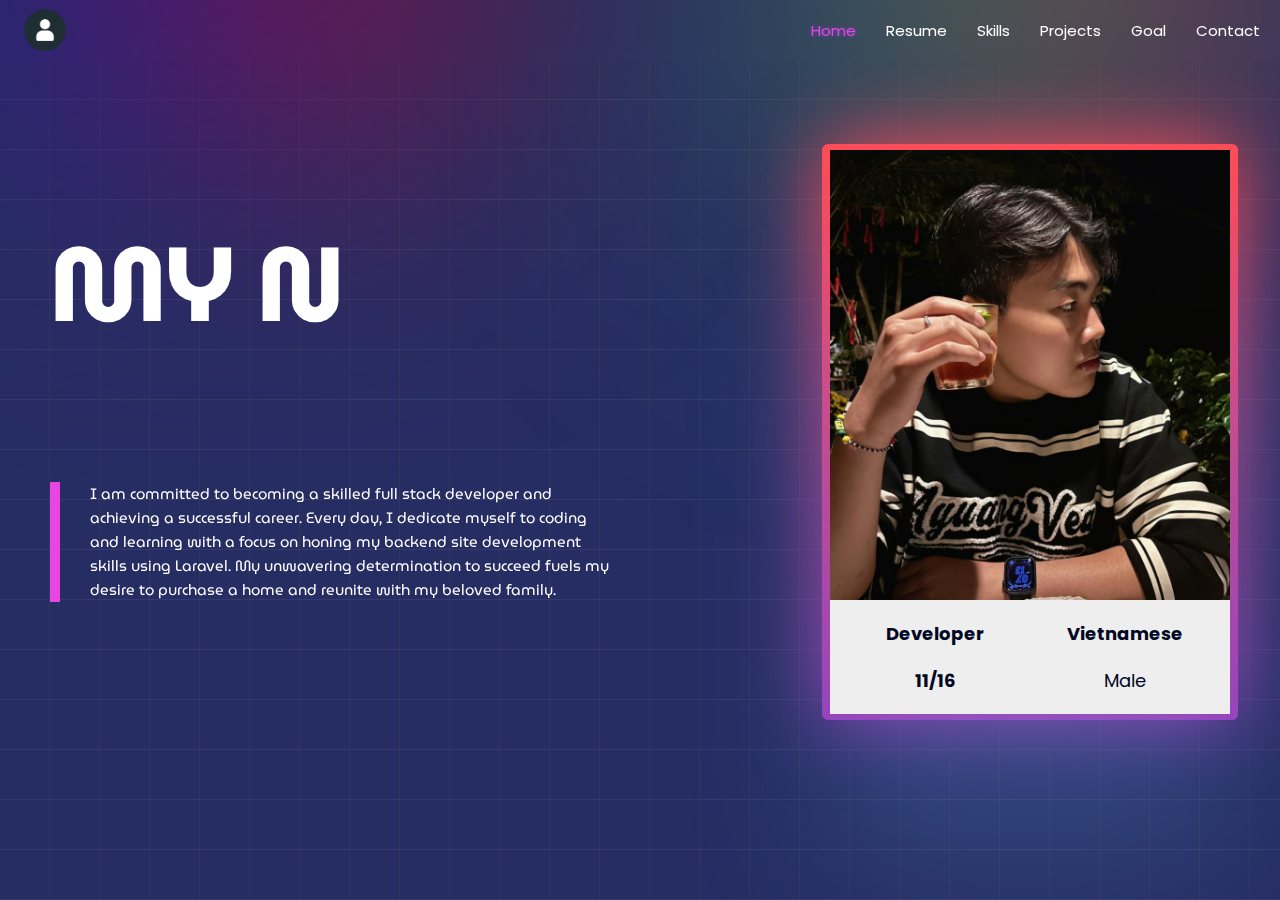
<file: index.html>
<!DOCTYPE html>
<html lang="en">

<head>
    <meta charset="UTF-8">
    <meta name="viewport" content="width=device-width, initial-scale=1.0">
    <title>Home</title>
    <link rel="stylesheet" href="style.css">
    <link rel="stylesheet" href="https://cdn.jsdelivr.net/npm/bootstrap-icons@1.11.3/font/bootstrap-icons.min.css">
</head>

<body>
    <header>
        <div class="logo">
            <img src="user-avatar.png" alt="logo" />
        </div>
        <nav>
            <a href="index.html" class="active">Home</a>
            <a href="resume.html">Resume</a>
            <a href="skills.html">Skills</a>
            <a href="projects.html">Projects</a>
            <a href="goal.html">Goal</a>

            <a href="contact.html">Contact</a>
        </nav>
        <div class="icon-bar">
            <i class="bi bi-list"></i>
        </div>
    </header>
    <section class="home">
        <div class="content">
            <div class="name">
                <p class="intro" style="margin: 0;"></p> <span></span>
            </div>
            <div class="des">
                I am committed to becoming a skilled full stack developer and achieving a successful career. Every day,
                I dedicate myself to coding and learning with a focus on honing my backend site development skills using
                Laravel. My unwavering determination to succeed fuels my desire to purchase a home and reunite with my
                beloved family. </div>
        </div>
        <div class="avatar">
            <div class="card">
                <img src="ava.jpg" alt="avatar" />

                <div class="info">
                    <div>Developer</div>
                    <div>Vietnamese</div>
                    <div>11/16</div>
                    <div>Male</div>
                </div>
            </div>
        </div>
    </section>

    <script src="text-run.js"></script>
    <script src="script.js"></script>
</body>

</html>
</file>
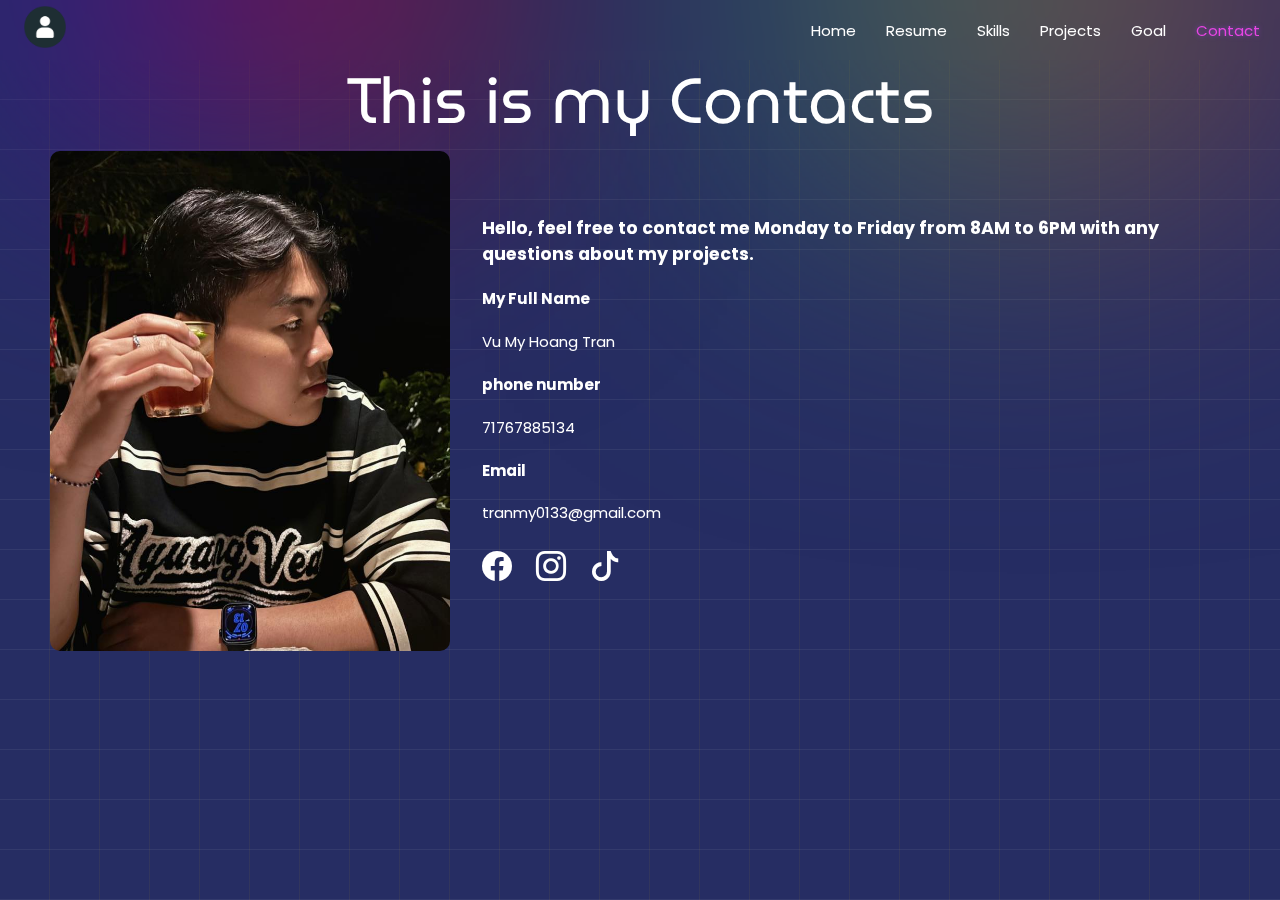
<file: contact.html>
<!DOCTYPE html>
<html lang="en">

<head>
    <meta charset="UTF-8">
    <meta name="viewport" content="width=device-width, initial-scale=1.0">
    <title>Contact</title>
    <link rel="stylesheet" href="style.css">
    <link rel="stylesheet" href="https://cdn.jsdelivr.net/npm/bootstrap-icons@1.11.3/font/bootstrap-icons.min.css">
    <link rel="stylesheet" href="https://cdn.jsdelivr.net/npm/bootstrap-icons@1.11.3/font/bootstrap-icons.min.css">
</head>

<body>
    <header>
        <div class="logo">
            <a href="index.html"><img src="user-avatar.png" alt="logo" /></a>
        </div>
        <nav>
            <a href="index.html">Home</a>
            <a href="resume.html">Resume</a>
            <a href="skills.html">Skills</a>
            <a href="projects.html">Projects</a>
            <a href="goal.html">Goal</a>
            <a href="contact.html" class="active">Contact</a>
        </nav>
        <div class="icon-bar">
            <i class="bi bi-list"></i>
        </div>
    </header>
    <section class="contacts">
        <div class="title">
            This is my Contacts
        </div>
        <div class="intro">
            <div>
                <img src="ava.jpg" width="400" height="500" alt="">
            </div>
            <div>
                <h3>
                    Hello, feel free to contact me Monday to Friday from 8AM to 6PM with any questions about my
                    projects.
                </h3>
                <div class="list">
                    <div class="item">
                        <h4> My Full Name</h4>
                        <div> Vu My Hoang Tran</div>
                    </div>

                    <div class="item">
                        <h4> phone number</h4>
                        <div>71767885134</div>
                    </div>
                    <div class="item">
                        <h4> Email</h4>
                        <div>tranmy0133@gmail.com</div>
                    </div>
                    <div class="item platform">
                        <h1> <i class="bi bi-facebook"></i></h1>
                        <h1> <i class="bi bi-instagram"></i></h1>
                        <h1><i class="bi bi-tiktok"></i></h1>
                    </div>
                </div>

            </div>
        </div>


    </section>
    <script src="script.js"></script>

</body>

</html>
</file>
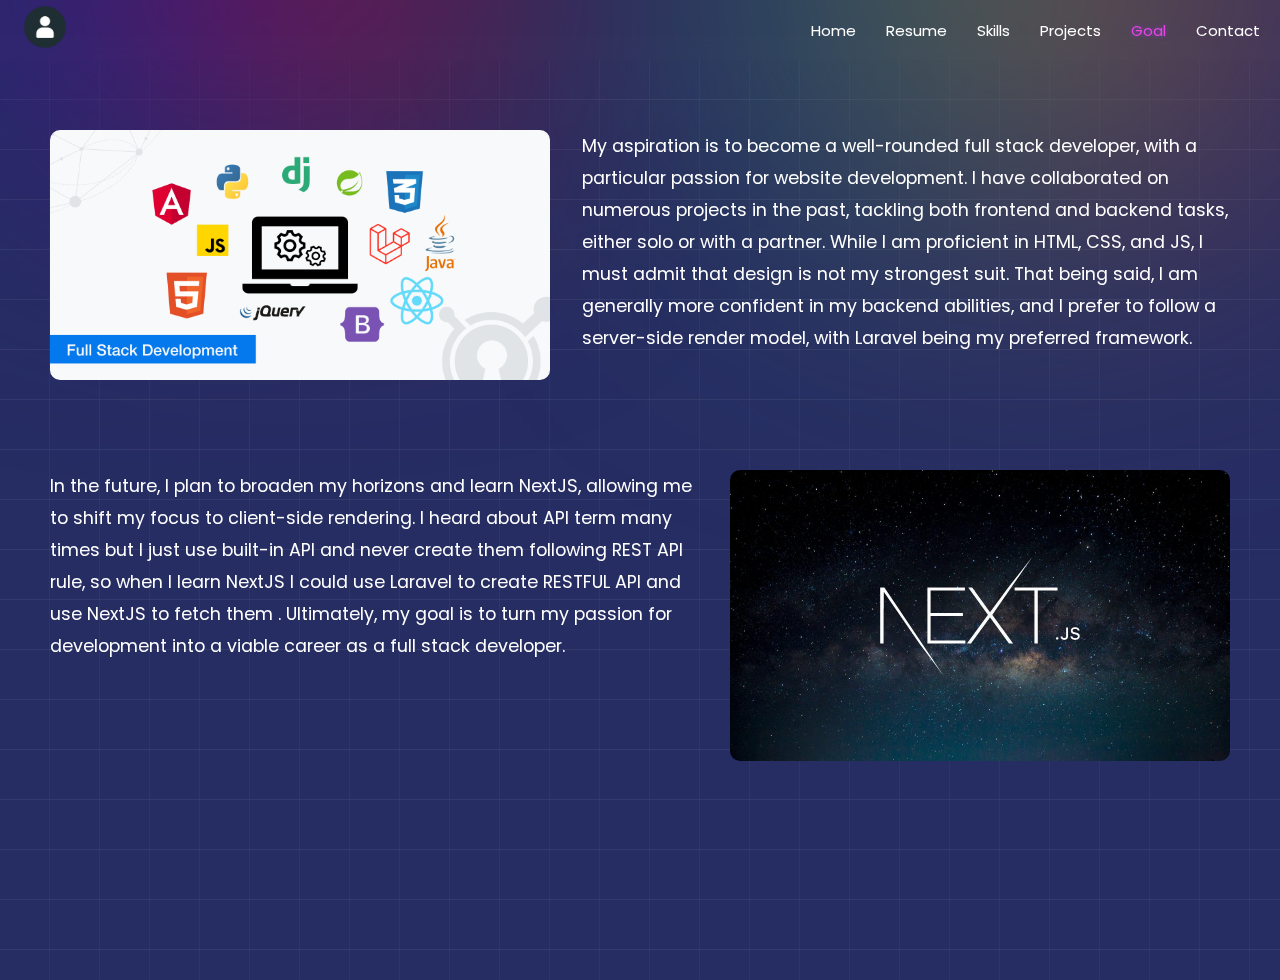
<file: goal.html>
<!DOCTYPE html>
<html lang="en">

<head>
    <meta charset="UTF-8">
    <meta name="viewport" content="width=device-width, initial-scale=1.0">
    <title>Contact</title>
    <link rel="stylesheet" href="style.css">
    <link rel="stylesheet" href="https://cdn.jsdelivr.net/npm/bootstrap-icons@1.11.3/font/bootstrap-icons.min.css">
</head>

<body>
    <header>
        <div class="logo">
            <a href="index.html"><img src="user-avatar.png" alt="logo" /></a>
        </div>
        <nav>
            <a href="index.html">Home</a>
            <a href="resume.html">Resume</a>
            <a href="skills.html">Skills</a>
            <a href="projects.html">Projects</a>
            <a href="goal.html" class="active">Goal</a>
            <a href="contact.html">Contact</a>
        </nav>
        <div class="icon-bar">
            <i class="bi bi-list"></i>
        </div>
    </header>
    <section class="goal">

        <div class="row-1">
            <div>
                <img src="full-stack-development.png" width="500" alt="">
            </div>
            <div>
                My aspiration is to become a well-rounded full stack developer, with a particular passion for website
                development. I have collaborated on numerous projects in the past, tackling both frontend and backend
                tasks,
                either solo or with a partner. While I am proficient in HTML, CSS, and JS, I must admit that design is
                not
                my
                strongest suit. That being said, I am generally more confident in my backend abilities, and I prefer to
                follow a
                server-side render model, with Laravel being my preferred framework.
            </div>
        </div>
        <div class="row-2">
            <div>
                <img src="nextjs.jpg" width="500" alt="">
            </div>
            <div>
                In the future, I plan to broaden my
                horizons and learn NextJS, allowing me to shift my focus to client-side rendering. I heard about API
                term many times but I just use built-in API and
                never create them following REST API rule, so when I learn NextJS I could use Laravel to create RESTFUL
                API
                and use NextJS to fetch them . Ultimately, my goal
                is to turn my passion for development into a viable career as a full stack developer.
            </div>
        </div>

    </section>
    <script src="script.js"></script>

</body>

</html>
</file>
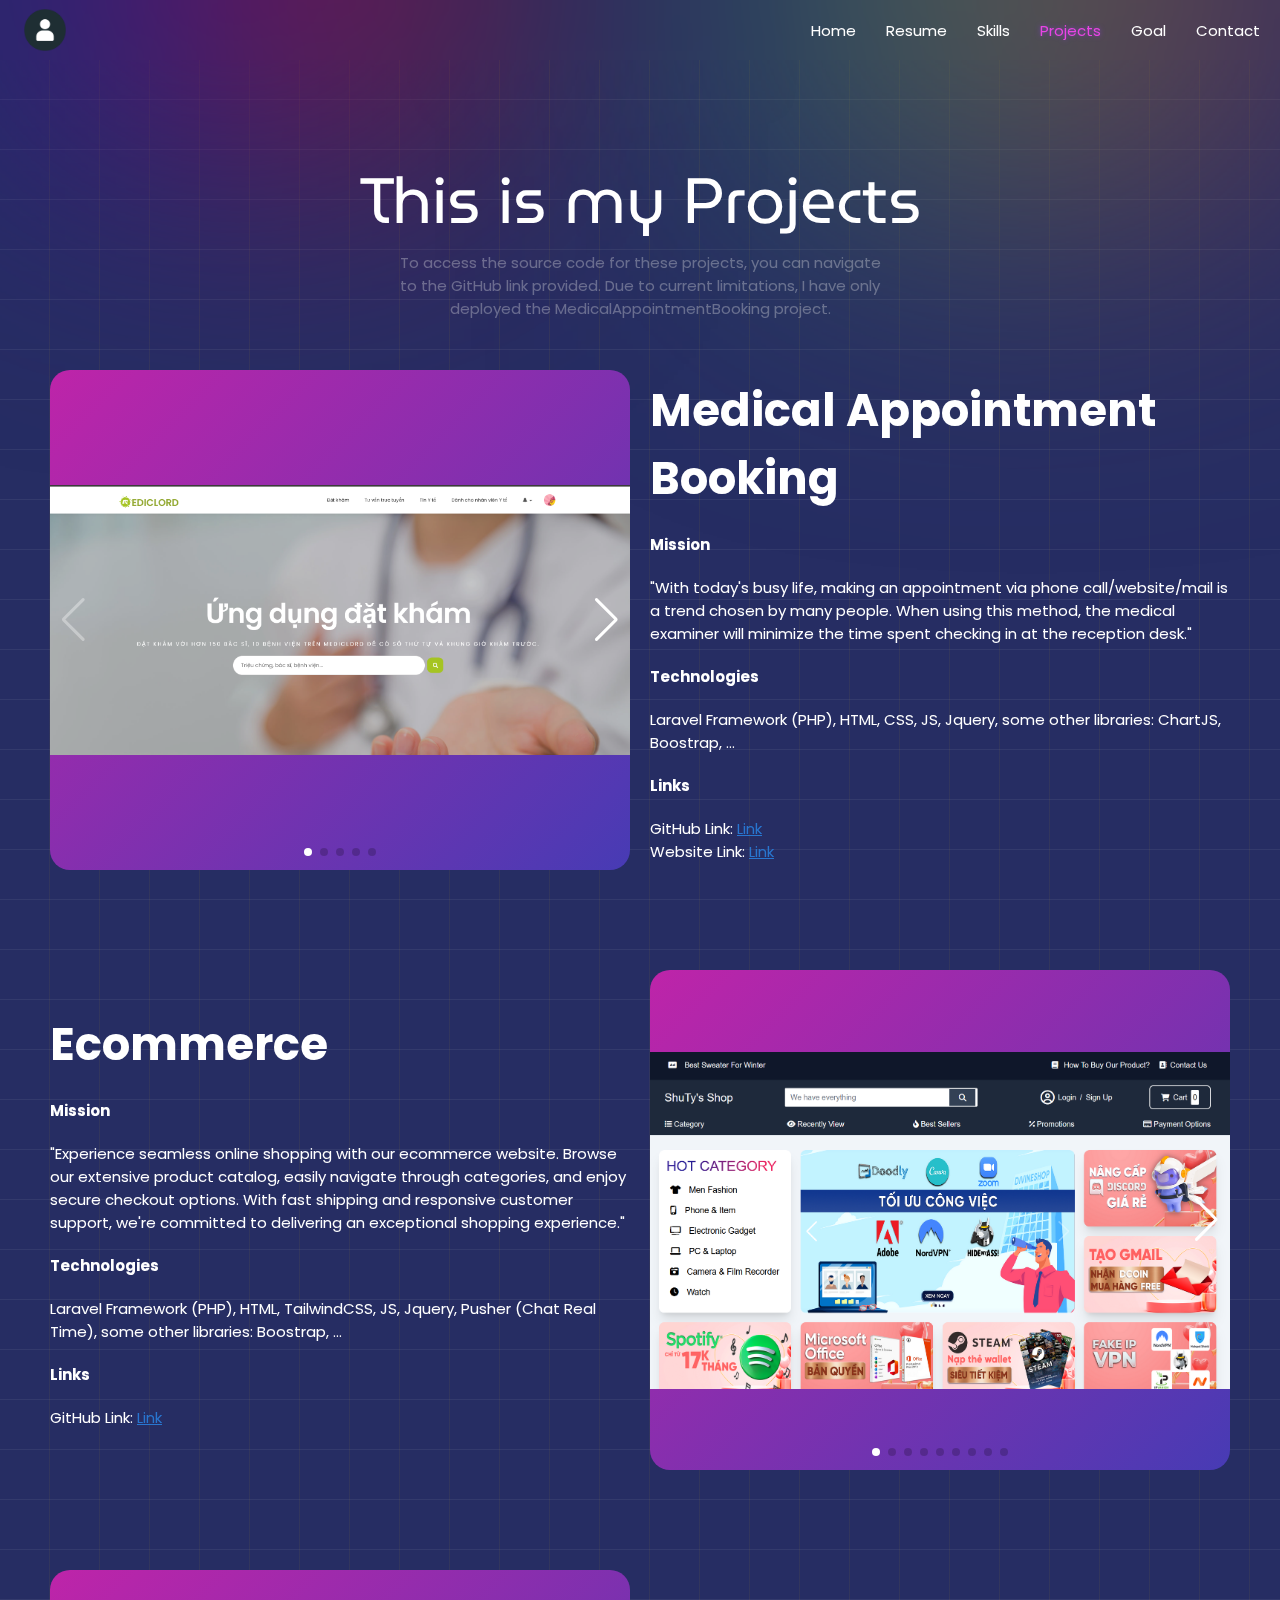
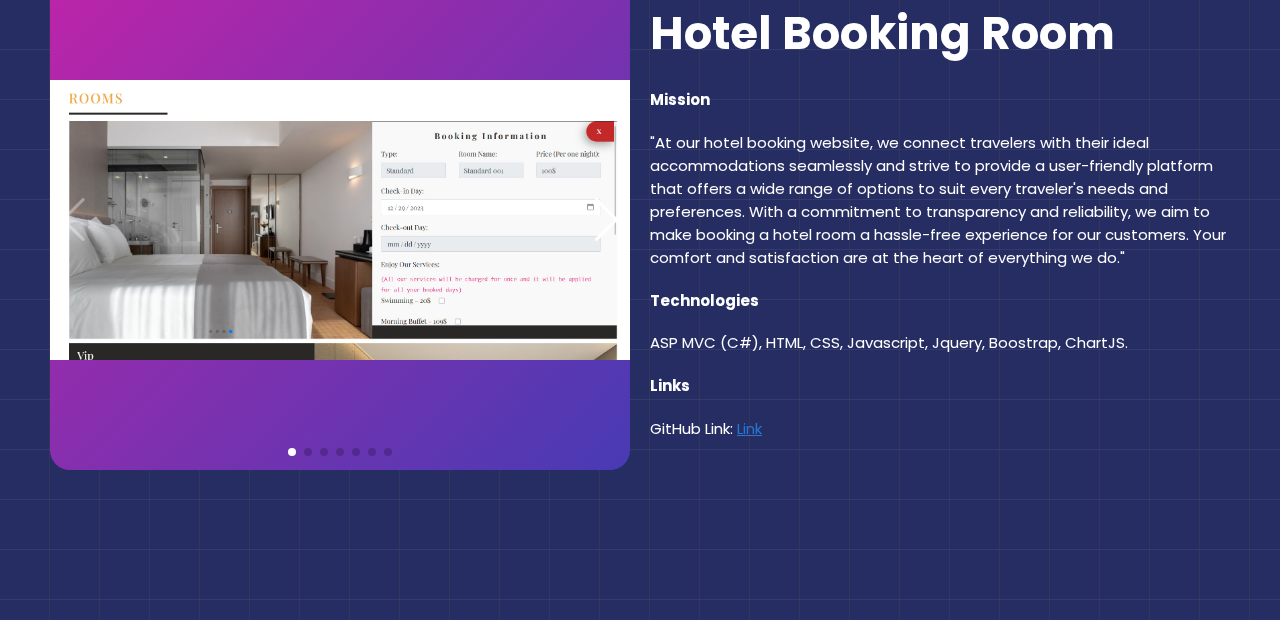
<file: projects.html>
<!DOCTYPE html>
<html lang="en">

<head>
    <meta charset="UTF-8">
    <meta name="viewport" content="width=device-width, initial-scale=1.0">
    <title>Projects</title>
    <link rel="stylesheet" href="style.css">
    <!-- Link Swiper's CSS -->
    <link rel="stylesheet" href="https://cdn.jsdelivr.net/npm/bootstrap-icons@1.11.3/font/bootstrap-icons.min.css">
    <link rel="stylesheet" href="https://cdn.jsdelivr.net/npm/swiper@11/swiper-bundle.min.css" />
    <style>
        .swiper {
            width: 100%;
            height: 100%;
        }
    </style>
</head>

<body>
    <header>
        <div class="logo">
            <img src="user-avatar.png" alt="logo" />
        </div>
        <nav>
            <a href="index.html">Home</a>
            <a href="resume.html">Resume</a>
            <a href="skills.html">Skills</a>
            <a href="projects.html" class="active">Projects</a>
            <a href="goal.html">Goal</a>
            <a href="contact.html">Contact</a>
        </nav>
        <div class="icon-bar">
            <i class="bi bi-list"></i>
        </div>
    </header>
    <section class="projects">
        <div class="title">
            This is my Projects
        </div>
        <div class="des">
            To access the source code for these projects, you can navigate to the GitHub link provided. Due to current
            limitations, I have only deployed the MedicalAppointmentBooking project.
        </div>
        <div class="list">
            <div class="item">
                <!-- Swiper -->
                <div style="--swiper-navigation-color: #fff; --swiper-pagination-color: #fff" class="swiper mySwiper">
                    <div class="swiper-wrapper">
                        <div class="swiper-slide images ">
                            <img src="booking1.png" alt="medical-appointment-booking" />
                        </div>
                        <div class="swiper-slide images ">
                            <img src="book2.png" alt="medical-appointment-booking" />
                        </div>
                        <div class="swiper-slide images ">
                            <img src="book3.png" alt="medical-appointment-booking" />
                        </div>
                        <div class="swiper-slide images ">
                            <img src="book4.png" alt="medical-appointment-booking" />
                        </div>
                        <div class="swiper-slide images ">
                            <img src="book5.png" alt="medical-appointment-booking" />
                        </div>
                    </div>
                    <div class="swiper-button-next"></div>
                    <div class="swiper-button-prev"></div>
                    <div class="swiper-pagination"></div>
                </div>

                <div class="content">
                    <h3>Medical Appointment Booking</h3>
                    <div class="mission">
                        <div>
                            <h4>Mission</h4>
                            <div class="de">"With today's busy life, making an appointment via phone call/website/mail
                                is
                                a trend chosen by many people. When using this method, the medical examiner will
                                minimize the time spent checking in at the reception desk."
                            </div>
                        </div>
                    </div>
                    <div class="mission">
                        <div>
                            <h4>Technologies</h4>
                            <div class="de">Laravel Framework (PHP), HTML, CSS, JS, Jquery, some other libraries:
                                ChartJS, Boostrap, ...</div>
                        </div>
                    </div>

                    <div class="mission">
                        <div>
                            <h4>Links</h4>
                            <div>
                                GitHub Link: <a target="_blank"
                                    href="https://github.com/GaupeocuaShu/Medical-Appointment-Booking">Link</a>
                                <br />
                                Website Link: <a target="_blank" href="https://medicalappointmentbooking.site/">Link</a>
                            </div>
                        </div>
                    </div>
                </div>
            </div>
            <div class="item">
                <!-- Swiper -->
                <div style="--swiper-navigation-color: #fff; --swiper-pagination-color: #fff" class="swiper mySwiper">
                    <div class="swiper-wrapper">
                        <div class="swiper-slide images ">
                            <img src="e1.png" alt="medical-appointment-booking" />
                        </div>
                        <div class="swiper-slide images ">
                            <img src="e2.png" alt="medical-appointment-booking" />
                        </div>
                        <div class="swiper-slide images ">
                            <img src="e3.png" alt="medical-appointment-booking" />
                        </div>
                        <div class="swiper-slide images ">
                            <img src="e4.png" alt="medical-appointment-booking" />
                        </div>
                        <div class="swiper-slide images ">
                            <img src="e5.png" alt="medical-appointment-booking" />
                        </div>
                        <div class="swiper-slide images ">
                            <img src="e6.png" alt="medical-appointment-booking" />
                        </div>
                        <div class="swiper-slide images ">
                            <img src="e7.png" alt="medical-appointment-booking" />
                        </div>
                        <div class="swiper-slide images ">
                            <img src="e8.png" alt="medical-appointment-booking" />
                        </div>
                        <div class="swiper-slide images ">
                            <img src="e9.png" alt="medical-appointment-booking" />
                        </div>
                    </div>
                    <div class="swiper-button-next"></div>
                    <div class="swiper-button-prev"></div>
                    <div class="swiper-pagination"></div>
                </div>

                <div class="content">
                    <h3>Ecommerce</h3>
                    <div class="mission">
                        <div>
                            <h4>Mission</h4>
                            <div class="de">
                                "Experience seamless online shopping with our ecommerce website. Browse our extensive
                                product catalog, easily navigate through categories, and enjoy secure checkout options.
                                With fast shipping and responsive customer support, we're committed to delivering an
                                exceptional shopping experience."
                            </div>
                        </div>
                    </div>
                    <div class="mission">
                        <div>
                            <h4>Technologies</h4>
                            <div class="de">Laravel Framework (PHP), HTML, TailwindCSS, JS, Jquery, Pusher (Chat Real
                                Time), some other
                                libraries:
                                Boostrap, ...</div>
                        </div>
                    </div>
                    <div class="mission">
                        <div>
                            <h4>Links</h4>
                            <div>
                                GitHub Link: <a target="_blank"
                                    href="https://github.com/GaupeocuaShu/onlineshop">Link</a>
                                <br />
                            </div>
                        </div>
                    </div>
                </div>
            </div>
            <div class="item">
                <!-- Swiper -->
                <div style="--swiper-navigation-color: #fff; --swiper-pagination-color: #fff" class="swiper mySwiper">
                    <div class="swiper-wrapper">
                        <div class="swiper-slide images ">
                            <img src="h1.jpg" alt="medical-appointment-booking" />
                        </div>
                        <div class="swiper-slide images ">
                            <img src="h2.jpg" alt="medical-appointment-booking" />
                        </div>
                        <div class="swiper-slide images ">
                            <img src="h3.jpg" alt="medical-appointment-booking" />
                        </div>
                        <div class="swiper-slide images ">
                            <img src="h4.jpg" alt="medical-appointment-booking" />
                        </div>
                        <div class="swiper-slide images ">
                            <img src="h5.jpg" alt="medical-appointment-booking" />
                        </div>
                        <div class="swiper-slide images ">
                            <img src="h6.jpg" alt="medical-appointment-booking" />
                        </div>
                        <div class="swiper-slide images ">
                            <img src="h7.jpg" alt="medical-appointment-booking" />
                        </div>

                    </div>
                    <div class="swiper-button-next"></div>
                    <div class="swiper-button-prev"></div>
                    <div class="swiper-pagination"></div>
                </div>

                <div class="content">
                    <h3>Hotel Booking Room</h3>
                    <div class="mission">
                        <div>
                            <h4>Mission</h4>
                            <div class="de">
                                "At our hotel booking website, we connect travelers with their
                                ideal accommodations seamlessly and strive to provide a user-friendly platform that
                                offers a wide range of options to suit every traveler's needs and preferences. With a
                                commitment to transparency and reliability, we aim to make booking a hotel room a
                                hassle-free experience for our customers. Your comfort and satisfaction are at the heart
                                of everything we do."
                            </div>
                        </div>
                    </div>
                    <div class="mission">
                        <div>
                            <h4>Technologies</h4>
                            <div class="de">ASP MVC (C#), HTML, CSS, Javascript, Jquery, Boostrap, ChartJS.
                            </div>
                        </div>
                    </div>
                    <div class="mission">
                        <div>
                            <h4>Links</h4>
                            <div>
                                GitHub Link: <a target="_blank"
                                    href="https://github.com/GaupeocuaShu/onlineshop">Link</a>
                                <br />
                            </div>
                        </div>
                    </div>
                </div>
            </div>
        </div>
    </section>
    <!-- Swiper JS -->
    <script src="https://cdn.jsdelivr.net/npm/swiper@11/swiper-bundle.min.js"></script>

    <!-- Initialize Swiper -->
    <script>
        var swiper = new Swiper(".mySwiper", {
            spaceBetween: 30,
            centeredSlides: true,
            autoplay: {
                delay: 2500,
                disableOnInteraction: false,
            },
            pagination: {
                el: ".swiper-pagination",
                clickable: true,
            },
            navigation: {
                nextEl: ".swiper-button-next",
                prevEl: ".swiper-button-prev",
            },
        });
    </script>
    <script src="script.js"></script>

</body>

</html>
</file>
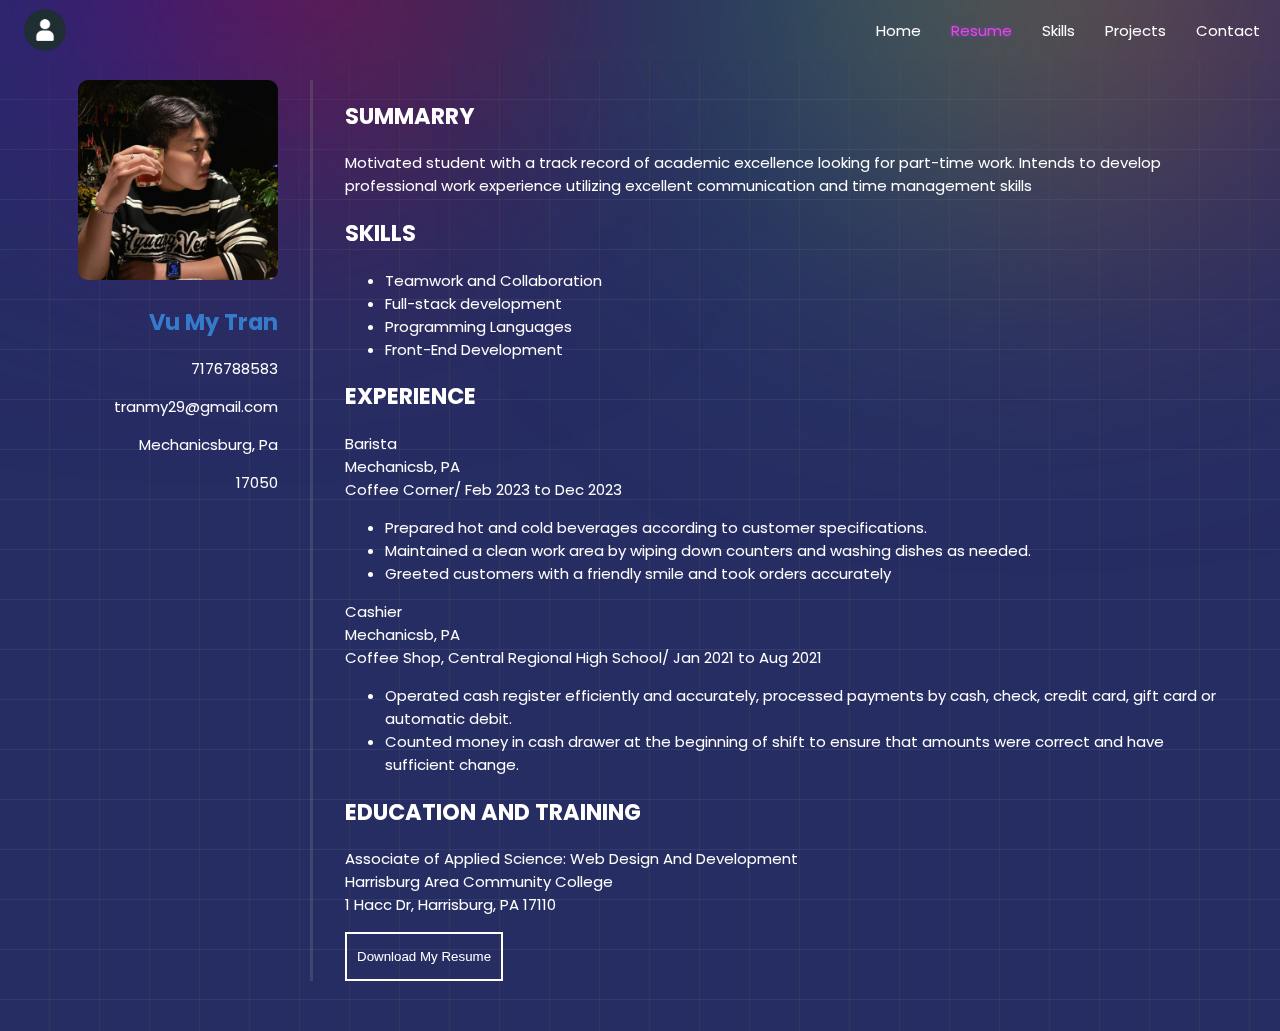
<file: resume.html>
<!DOCTYPE html>
<html lang="en">

<head>
    <meta charset="UTF-8">
    <meta name="viewport" content="width=device-width, initial-scale=1.0">
    <title>Home</title>
    <link rel="stylesheet" href="style.css">
    <link rel="stylesheet" href="https://cdn.jsdelivr.net/npm/bootstrap-icons@1.11.3/font/bootstrap-icons.min.css">
</head>

<body>
    <header>
        <div class="logo">
            <img src="user-avatar.png" alt="logo" />
        </div>
        <nav>

            <a href="index.html">Home</a>
            <a href="resume.html" class="active">Resume</a>
            <a href="skills.html">Skills</a>
            <a href="projects.html">Projects</a>
            <a href="contact.html">Contact</a>
        </nav>
        <div class="icon-bar">
            <i class="bi bi-list"></i>
        </div>
    </header>
    <section class="resume">
        <div class="resume-grid">
            <div class="grid-column-1">
                <div class="ava"><img src="ava.jpg" width="200" alt="avatar"></div>
                <div class="info">
                    <h2>Vu My Tran</h2>
                    <p>7176788583</p>
                    <p>tranmy29@gmail.com</p>
                    <p>Mechanicsburg, Pa</p>
                    <p>17050</p>
                </div>
            </div>
            <div class="grid-column-2">
                <div>
                    <h2>SUMMARRY</h2>
                    <p>
                        Motivated student with a track record of academic excellence looking for part-time work.
                        Intends to develop professional work experience utilizing excellent communication and time
                        management skills
                    </p>
                </div>
                <div>
                    <h2>SKILLS</h2>
                    <ul>
                        <li>Teamwork and Collaboration
                        </li>
                        <li>Full-stack development
                        </li>
                        <li>Programming Languages
                        </li>
                        <li>Front-End Development
                        </li>
                    </ul>
                </div>
                <div>
                    <h2>EXPERIENCE</h2>
                    <div>
                        Barista <br>
                        Mechanicsb, PA<br>
                        Coffee Corner/ Feb 2023 to Dec 2023<br>
                        <ul>
                            <li>
                                Prepared hot and cold beverages according to customer specifications.
                            </li>
                            <li>
                                Maintained a clean work area by wiping down counters and washing dishes as needed.
                            </li>
                            <li>
                                Greeted customers with a friendly smile and took orders accurately
                            </li>
                        </ul>
                    </div>
                    <div>
                        Cashier <br>
                        Mechanicsb, PA<br>
                        Coffee Shop, Central Regional High School/ Jan 2021 to Aug 2021
                        <br>
                        <ul>
                            <li>
                                Operated cash register efficiently and accurately, processed payments by cash, check,
                                credit card, gift card or automatic debit.
                            </li>
                            <li>
                                Counted money in cash drawer at the beginning of shift to ensure that amounts were
                                correct and have sufficient change.
                            </li>

                        </ul>
                    </div>
                </div>
                <div>
                    <h2>EDUCATION AND TRAINING
                    </h2>
                    <div>
                        Associate of Applied Science: Web Design And Development <br>
                        Harrisburg Area Community College <br>
                        1 Hacc Dr, Harrisburg, PA 17110
                    </div>
                </div>
                <div>
                    <button class="download-resume">
                        <a href="VuMy_Tran_Resume (1).pdf" target="_blank"> Download My Resume</a>
                    </button>
                </div>
            </div>
        </div>
    </section>


    <script src="script.js"></script>
</body>

</html>
</file>
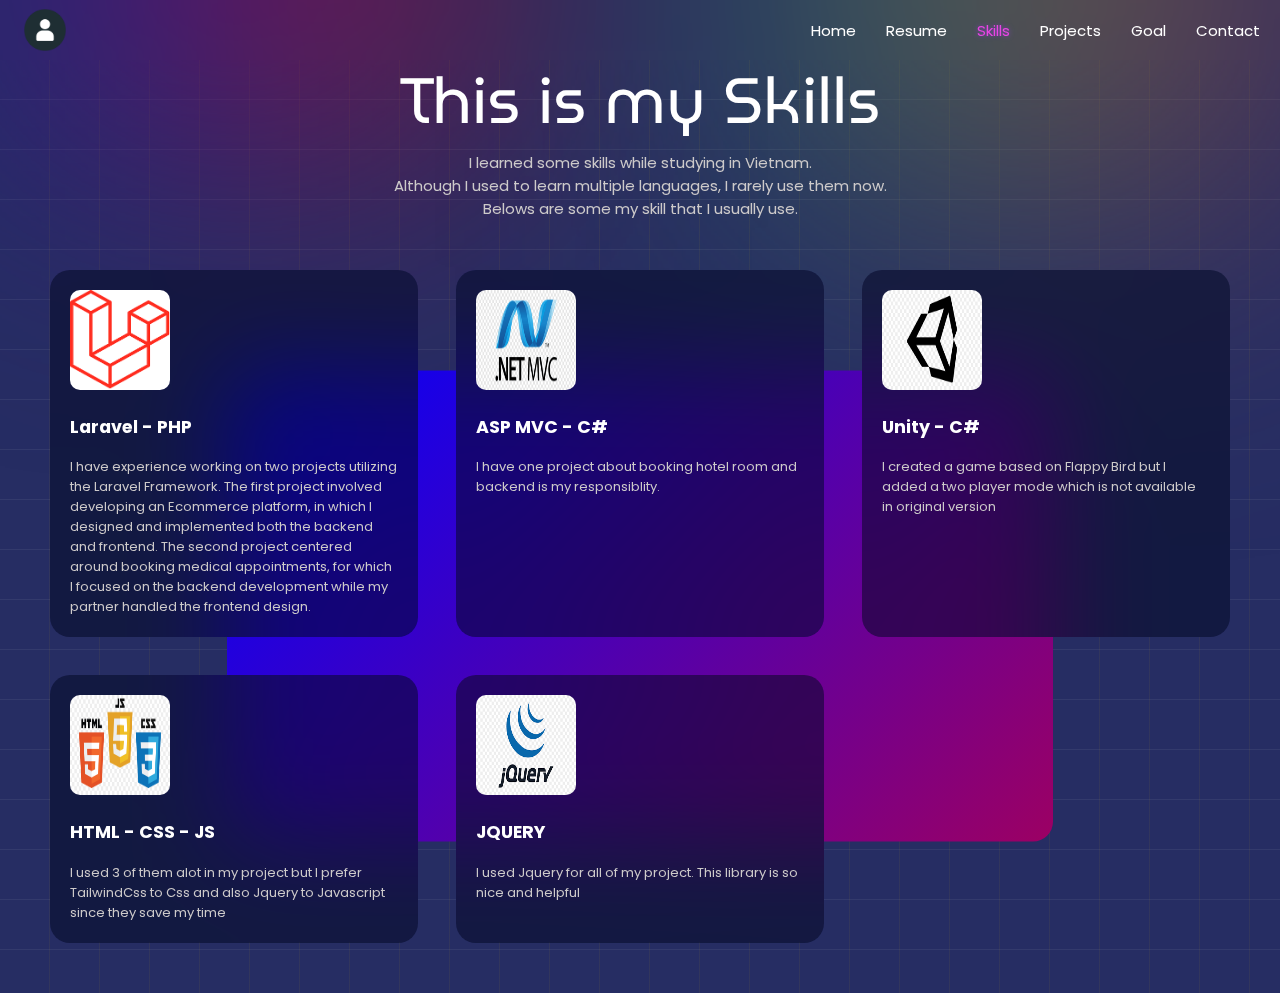
<file: skills.html>
<!DOCTYPE html>
<html lang="en">

<head>
    <meta charset="UTF-8">
    <meta name="viewport" content="width=device-width, initial-scale=1.0">
    <title>Skills</title>
    <link rel="stylesheet" href="style.css">
    <link rel="stylesheet" href="https://cdn.jsdelivr.net/npm/bootstrap-icons@1.11.3/font/bootstrap-icons.min.css">

</head>

<body>
    <header>
        <div class="logo">
            <img src="user-avatar.png" alt="logo" />
        </div>
        <nav>
            <a href="index.html">Home</a>
            <a href="resume.html">Resume</a>
            <a href="skills.html" class="active">Skills</a>
            <a href="projects.html">Projects</a>
            <a href="goal.html">Goal</a>

            <a href="contact.html">Contact</a>
        </nav>
        <div class="icon-bar">
            <i class="bi bi-list"></i>
        </div>
    </header>
    <section class="skills">
        <div class="title">
            This is my Skills
        </div>
        <div class="des">
            I learned some skills while studying in Vietnam.<br /> Although I used to learn multiple languages, I rarely
            use them now. Belows are some my skill that I usually use.

        </div>
        <div class="list">
            <div class="item">
                <img width="100" height="100" src="laravel_icon.png" alt="icon" />
                <h3>Laravel - PHP</h3>
                <div class="des">I have experience working on two projects utilizing the Laravel Framework. The first
                    project involved developing an Ecommerce platform, in which I designed and implemented both the
                    backend and frontend. The second project centered around booking medical appointments, for which I
                    focused on the backend development while my partner handled the frontend design.
                </div>
            </div>
            <div class="item">
                <img width="100" height="100" src="aspmvc.png" alt="icon" />
                <h3>ASP MVC - C#</h3>
                <div class="des">
                    I have one project about booking hotel room and backend is my responsiblity.
                </div>
            </div>
            <div class="item">
                <img width="100" height="100" src="unitylogo.jpg" alt="icon" />
                <h3>Unity - C#</h3>
                <div class="des">I created a game based on Flappy Bird but I added a two player mode which is not
                    available in original version</div>
            </div>

            <div class="item">
                <img width="100" height="100" src="htmlcssjs.jpg" alt="icon" />
                <h3>HTML - CSS - JS</h3>
                <div class="des">I used 3 of them alot in my project but I prefer TailwindCss to Css and also Jquery to
                    Javascript since they save my time</div>
            </div>
            <div class="item">
                <img width="100" height="100" src="jquerylogo.png" alt="icon" />
                <h3>JQUERY</h3>
                <div class="des">I used Jquery for all of my project. This library is so nice and helpful</div>
            </div>

        </div>
    </section>
    <script src="script.js"></script>

</body>

</html>
</file>
<file: style.css>
@import url("https://fonts.googleapis.com/css2?family=MuseoModerno:wght@200;500;700&family=Poppins:wght@100;200;300;400;500;600;700;800;900&display=swap");
@import url("https://fonts.googleapis.com/css2?family=MuseoModerno:wght@200;500;700&display=swap");
/* Gradient */
:root {
  --black: #211e32;
  --dark: #2a2f42;
  --green: #5afe72;
  --white: #ffffff;
  --purple: #9a3bba;
  --danger: #fe4e56;
  --yellow: #fbff22;
}
@property --rotate {
  syntax: "<angle>";
  initial-value: 0deg;
  inherits: false;
}

@keyframes spin {
  0% {
    --rotate: 0deg;
  }
  100% {
    --rotate: 360deg;
  }
}
@keyframes appearFromRight {
  0% {
    transform: translateX(300px);
    filter: blur(70px);
  }
  100% {
    transform: translateX(0px);
    filter: blur(0px);
  }
}
@keyframes appearFromLeft {
  0% {
    transform: translateX(-300px);
    filter: blur(70px);
  }
  100% {
    transform: translateX(0px);
    filter: blur(0px);
  }
}
@keyframes appearBottomUp {
  0% {
    transform: translateY(300px);
    filter: blur(70px);
  }
  100% {
    transform: translateY(0px);
    filter: blur(0px);
  }
}
@keyframes appearTopDown {
  0% {
    transform: translateY(-300px);
    filter: blur(20px);
  }
  100% {
    transform: translateY(0px);
    filter: blur(0px);
  }
}
@keyframes shine {
  to {
    background-position: 200% center;
  }
}
/* Gradient */
a {
  text-decoration: none;
}
body {
  margin: 0;
  font-family: Poppins;
  background-color: #262d63;
  color: #ffffff;
  font-size: 15px;
  min-height: 100vh;
  background-image: linear-gradient(
      to right,
      transparent 0 49px,
      rgba(215, 175, 14, 0.067) 49px
    ),
    linear-gradient(to bottom, transparent 0 49px, #eee1 49px);
  background-size: 50px 50px;
  &::after {
    position: fixed;
    width: 400px;
    height: 400px;
    content: "";
    background-image: linear-gradient(to right, #1215b7, #c30d0d);
    z-index: -1;
    top: -270px;
    left: calc(3%);
    border-radius: 50% 50% 0% 0%;
    pointer-events: none;
    filter: blur(150px);
  }
  &::before {
    position: fixed;
    width: 400px;
    height: 400px;
    content: "";
    background-image: linear-gradient(to right, #12b75f, #db2828);
    z-index: -1;
    top: -250px;
    left: calc(65%);
    border-radius: 50% 50% 0% 0%;
    pointer-events: none;
    filter: blur(180px);
  }
}
main {
  width: 1300px;
  max-width: 100%;
  margin: auto;
}

header {
  position: fixed;
  width: 1300px;
  max-width: 100%;
  height: 60px;
  top: 0;
  left: 50%;
  transform: translateX(-50%);
  display: flex;
  align-items: center;
  justify-content: space-between;
  padding: 0 20px;
  box-sizing: border-box;
  z-index: 100;
  backdrop-filter: blur(10px);
  & img {
    width: 50px;
  }
  & .logo,
  nav {
    display: flex;
    align-items: center;
    gap: 30px;
    animation: appearTopDown 1s;
    & a {
      cursor: pointer;
      color: white;
    }
    & .active {
      color: #e945e3;
      text-shadow: 0 0 5px #7a43b6;
    }
  }
  & .icon-bar {
    width: 30px;
    display: none;
  }
}
section {
  width: 1300px;
  max-width: 100%;
  margin: auto;
  padding: 50px;
  box-sizing: border-box;
  top: 0;
}
/* ----------------------------------------- Goal   -----------------------------------------*/

section.goal {
  margin-top: 5rem;
  font-size: 1.1rem;
  line-height: 2rem;
  & .row-1 {
    display: flex;
    gap: 2rem;
    animation: appearFromLeft 1s;
    & img {
      border-radius: 10px;
    }
  }
  & .row-2 {
    margin-top: 5rem;
    display: flex;
    flex-direction: row-reverse;
    gap: 2rem;
    animation: appearFromRight 1s;
    & img {
      border-radius: 10px;
    }
  }
}

/* ----------------------------------------- Resume   -----------------------------------------*/
section.resume {
  & .resume-grid {
    margin-top: 30px;
    display: grid;
    grid-template-columns: 25% 75%;

    & .grid-column-1 {
      animation: appearFromLeft 1s;
      border-right: 3px solid rgba(128, 128, 128, 0.286);
      padding-right: 2rem;
      margin-right: 2rem;
      & .ava {
        text-align: right;
        & img {
          border-radius: 10px;
        }
      }
      & .info {
        text-align: right;
        & h2 {
          color: rgb(53, 123, 204);
        }
      }
    }

    & .grid-column-2 {
      animation: appearFromRight 1s;
      & .download-resume {
        padding: 15px 10px;
        background: none;
        border: 2px solid white;
        margin-top: 1rem;
        &:hover {
        }
        & a {
          color: white;
        }
      }
    }
  }
}
/* ----------------------------------------- Home   -----------------------------------------*/

section.home {
  padding-top: 150px;
  display: grid;
  grid-template-columns: repeat(2, 1fr);
  gap: 50px;
  justify-content: space-between;
  align-items: center;
  animation: appearBottomUp 1s;
  & .content {
    font-family: "MuseoModerno", system-ui;
    & .name {
      font-size: 7em;
      font-weight: bold;
      line-height: 1em;
      width: 100%;
      height: 220px;

      & span {
        background-image: linear-gradient(
          to right,
          #201a93,
          #f3265f,
          #7f40ac,
          #201a93
        );
        background-size: 200% auto;
        -webkit-text-fill-color: transparent;
        -webkit-background-clip: text;
        animation: shine 5s linear infinite;
      }
    }
    & .des {
      color: white;
      margin: 30px 0;
      border-left: 0.7em solid #e945e3;
      padding-left: 2em;
    }
    & a {
      display: block;
      font-size: large;
      color: #eee;
      font-weight: bold;
      text-decoration: none;
      border: 1px solid #eee;
      background-color: transparent;
      width: max-content;
      padding: 20px 30px;
      border-radius: 40px;
    }
  }
  & .avatar {
    text-align: right;
    & .card {
      display: inline-flex;
      flex-direction: column;
      width: min(100%, 400px);
      box-shadow: 0 150px 150px #62adee33;
      transition: 0.5s;
      position: relative;
      border-radius: 5px;
      &:hover {
        box-shadow: 0 150px 150px #1e09a955;
      }
      &::before,
      &::after {
        position: absolute;
        width: 104%;
        height: 102%;
        top: -1%;
        left: -2%;
        content: "";
        border-radius: 6px;
        background-image: linear-gradient(
          var(--rotate),
          var(--purple),
          var(--danger)
        );
        z-index: -1;
        transition: opacity 0.5s;
        animation: none;
        opacity: 0;
      }
      &::after {
        filter: blur(40px);
      }
      &::before,
      &::after {
        opacity: 1;
        animation: spin 1.5s linear infinite;
      }
      & img {
        width: 100%;
        height: min(50vh, 700px);
        object-fit: cover;
        object-position: top;
        /* clip-path: polygon(81% 0, 100% 18%, 100% 100%, 0 100%, 0 0); */
      }
      & .info {
        background-color: #eee;
        color: #010824;
        display: grid;
        grid-template-columns: repeat(2, 1fr);
        text-align: center;
        gap: 20px;
        padding: 20px;
        font-size: 1.2em;
        & div:nth-child(1),
        div:nth-child(2),
        div:nth-child(3) {
          font-weight: bold;
        }
      }
    }
  }
}
/* ----------------------------------------- Skills   -----------------------------------------*/
section.skills {
  & .title {
    text-align: center;
    font-size: 5vw;
    font-family: "MuseoModerno", system-ui;
    animation: appearFromLeft 1s;
  }
  & .des {
    color: rgb(205, 202, 202);
    text-align: center;
    max-width: 500px;
    margin: auto;

    animation: appearFromRight 1s;
  }
  & .list {
    margin-top: 50px;
    display: grid;
    grid-template-columns: repeat(auto-fill, minmax(300px, 1fr));
    justify-content: space-between;
    gap: 3vw;
    position: relative;
    &::before {
      position: absolute;
      content: "";
      width: 70%;
      height: 70%;
      background-image: linear-gradient(-45deg, red, blue);
      top: 50%;
      left: 50%;
      transform: translate(-50%, -50%);
      pointer-events: none;
      border-radius: 20px;
      background-size: 200% auto;
    }
    & .item {
      backdrop-filter: blur(50px);
      padding: 20px;
      border-radius: 20px;
      background-color: #01082488;
      & img {
        border-radius: 10px;
      }
      & svg {
        font-size: 30px;
        background-color: #eee2;
        padding: 10px;
        border-radius: 10px;
      }
      & .des {
        text-align: left;
        width: 100%;
        font-size: small;
        animation: none;
      }
    }
    & .item:nth-child(1) {
      animation: appearTopDown 1s;
    }
    & .item:nth-child(2) {
      animation: appearTopDown 1.5s;
    }
    & .item:nth-child(3) {
      animation: appearTopDown 2s;
    }
    & .item:nth-child(4) {
      animation: appearBottomUp 1s;
    }
    & .item:nth-child(5) {
      animation: appearBottomUp 1.5s;
    }
    & .item:nth-child(6) {
      animation: appearBottomUp 2s;
    }
    & .item:nth-child(7) {
      animation: appearBottomUp 2.5s;
    }
  }
}
/* ----------------------------------------- Projects   -----------------------------------------*/

section.projects {
  overflow: hidden;
  & .title {
    margin-top: 100px;
    text-align: center;
    font-size: 5vw;
    font-family: "MuseoModerno", system-ui;
    animation: appearFromLeft 1s;
  }
  & .des {
    color: #eee5;
    text-align: center;
    max-width: 500px;
    margin: auto;
    animation: appearFromRight 1s;
  }
  & .list {
    margin-top: 50px;
    & .item {
      display: grid;
      grid-template-columns: repeat(2, 1fr);
      justify-content: space-between;
      align-items: center;
      margin-bottom: 100px;
      gap: 20px;
      & .images {
        background-image: linear-gradient(-45deg, #473bb4, #be24a9);
        text-align: center;
        border-radius: 20px;
        overflow: hidden;
        height: 500px;
        & img {
          height: 100%;
          border-radius: 10px;
          box-shadow: 0 20px 40px #010824;
          width: 100%;
          object-fit: contain;
        }
      }
      & .content {
        & h3 {
          font-size: 3em;
          margin: 0;
        }
        & .des {
          text-align: left;
          width: 100%;
        }
        & .mission {
          margin-top: 10px;
        }
        & a {
          color: rgb(40, 118, 208);
          text-decoration: underline;
        }
      }
    }
    & .item:nth-child(n) {
      animation: appearFromRight 1s;
    }
    & .item:nth-child(2n) {
      animation: appearFromLeft 1s;

      & .images {
        grid-column-start: 2;
        grid-column-end: 3;
      }
      & .content {
        grid-column-start: 1;
        grid-column-end: 2;
        grid-row-start: 1;
      }
    }
  }
}
/* ----------------------------------------- Contact   -----------------------------------------*/

section.contacts {
  padding-bottom: 220px;
  & .intro {
    display: flex;
    justify-content: center;
    align-items: center;
    gap: 2rem;
    animation: appearBottomUp 1.3s;
    & img {
      border-radius: 10px;
      object-fit: cover;
    }
  }

  & .title {
    text-align: center;
    font-size: 5vw;
    font-family: "MuseoModerno", system-ui;
    animation: appearBottomUp 1s;
  }

  & .platform {
    display: flex;
    gap: 1.5rem;
    & h1 {
      cursor: pointer;
      &:hover {
        transform: translateY(-5px);
      }
    }
  }
}

/* Responsive */

@media screen and (max-width: 1023px) {
  section.goal {
    & .row-1,
    & .row-2 {
      flex-direction: column;
      & img {
        text-align: center;
        width: 100%;
      }
    }
  }
  section.home {
    & .content {
      & .name {
        font-size: 4em;
      }
    }
    & .avatar {
      & img {
        max-height: 500px;
      }
    }
  }
}
@media screen and (max-width: 767px) {
  section {
    padding: 20px;
    margin-top: 2rem;
    &.home {
      grid-template-columns: 1fr;
      padding-top: 70px;
      & .content {
        & a {
          margin: auto;
          font-size: small;
        }
      }
      & .avatar {
        grid-row-start: 1;
      }
    }
    &.projects {
      & .list {
        & .item {
          grid-template-columns: 1fr;
          & .content {
            & h3 {
              font-size: 1.2em;
              margin-bottom: 1em;
            }
          }
        }
        & .item:nth-child(2n) {
          animation: appearFromLeft 1s;
          & .content,
          .images {
            grid-row-start: auto;
            grid-column-start: auto;
            grid-column-end: auto;
          }
        }
      }
    }

    &.resume {
      & .resume-grid {
        grid-template-columns: 1fr;
        & .grid-column-1 {
          border: none;
          & .ava {
            text-align: center;
          }

          & .info {
            text-align: center;
          }
        }
      }
    }
    &.contacts {
      & .title {
        margin-top: 2rem;
      }
      & .intro {
        margin-top: 2rem;
        display: block;
      }
    }
  }
  header {
    & nav {
      width: 80%;
      height: 100vh;
      position: fixed;
      flex-direction: column;
      justify-content: start;
      align-items: start;
      inset: 0 auto 0 0;
      background-color: #343b7d;
      color: #0f1225;
      padding: 50px;
      box-sizing: border-box;
      font-weight: bold;
      left: -100%;
      transition: 0.5s;
    }
    & .icon-bar {
      display: block;
      font-size: 2.5rem;
      cursor: pointer;
      transition: 0.5s;
    }
    & nav.active {
      left: 0;
    }
  }
}
</file>
